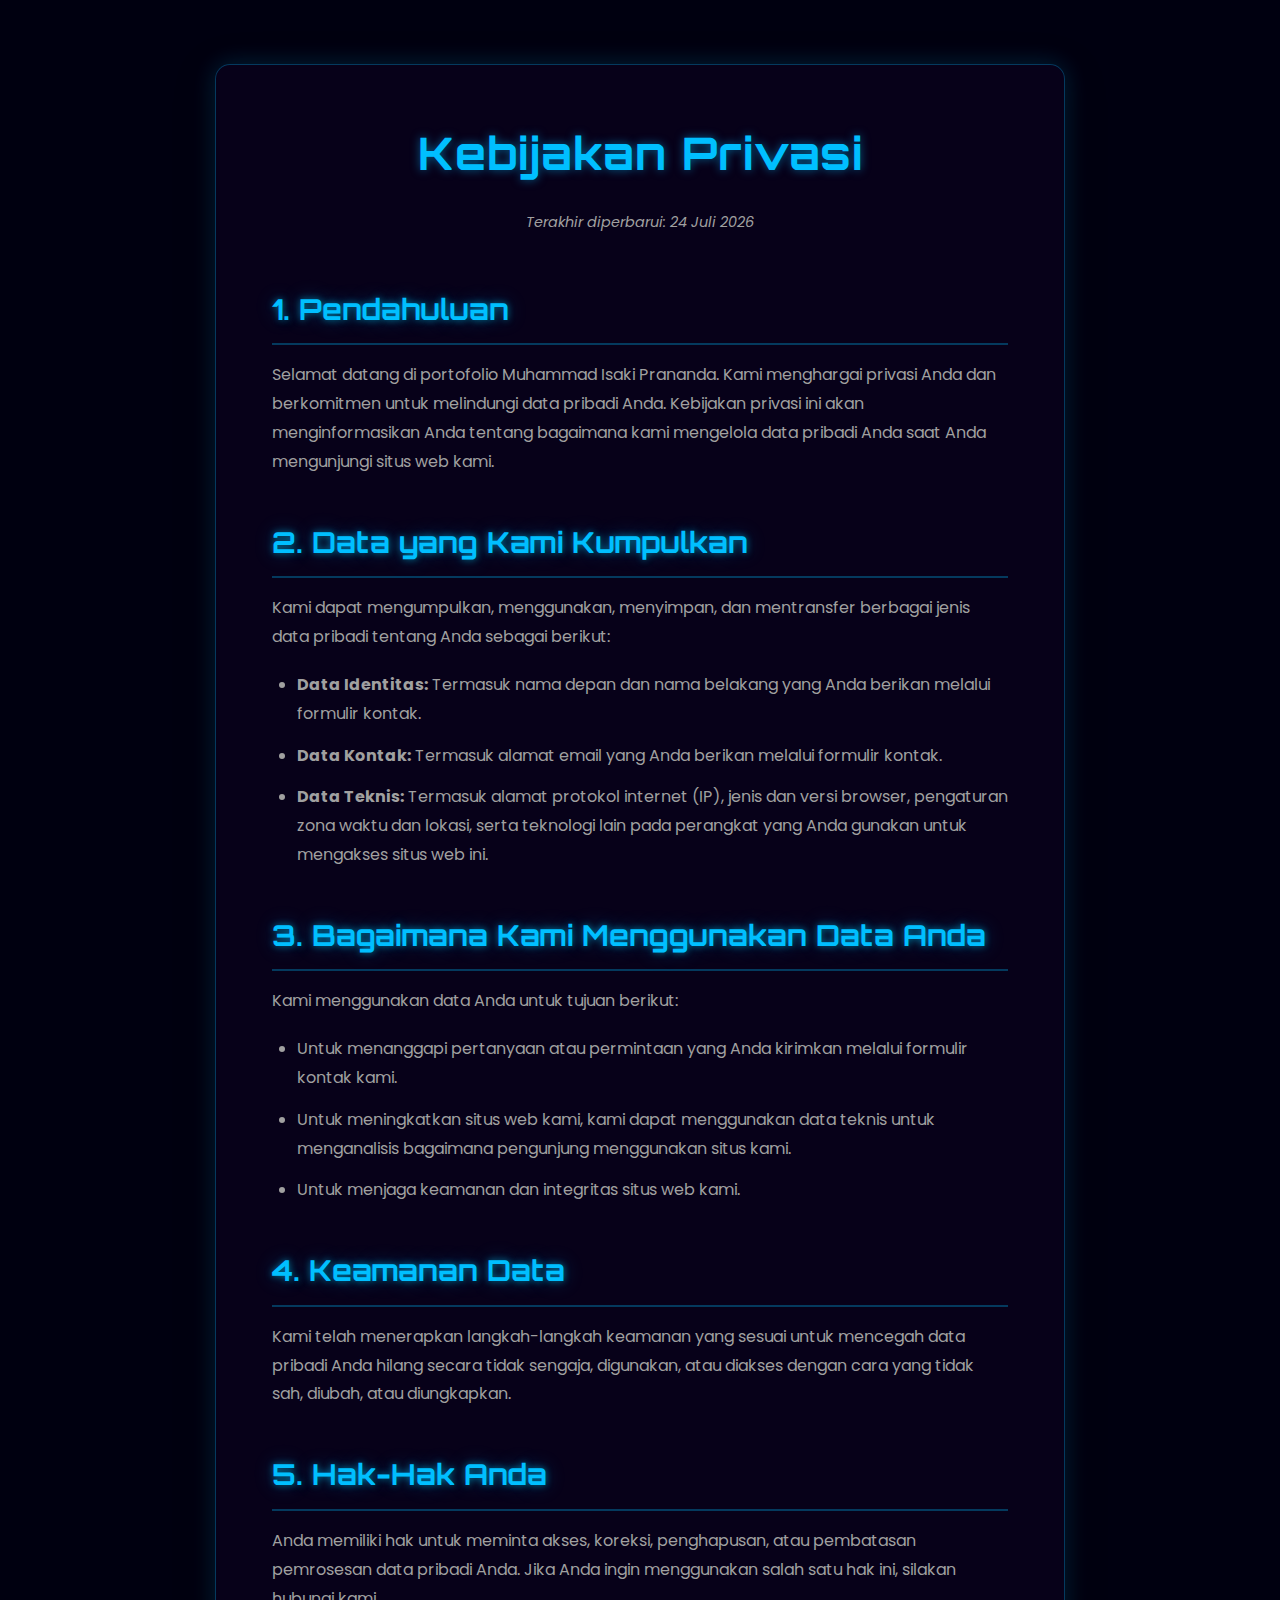
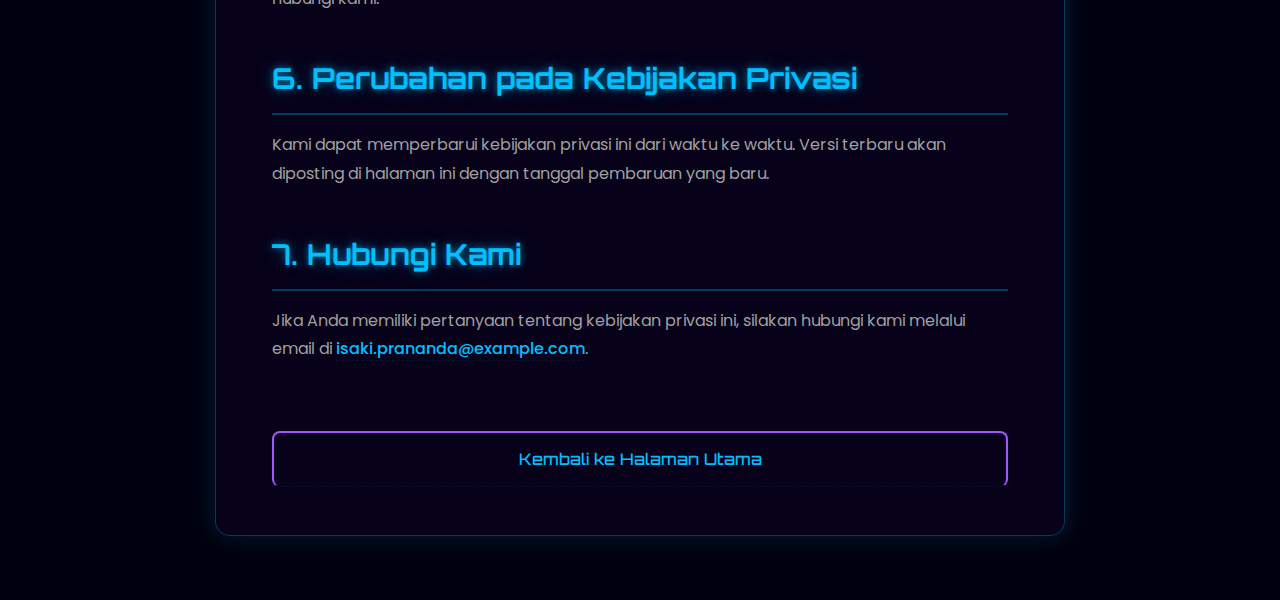
<file: kebijakan-privasi.html>
<!DOCTYPE html>
<html lang="id">
<head>
  <meta charset="UTF-8">
  <meta name="viewport" content="width=device-width, initial-scale=1.0">
  <title>Kebijakan Privasi | Muhammad Isaki Prananda</title>
  
  <!-- Main CSS & Themes -->
  <link rel="stylesheet" href="css/style.css">
  <link rel="stylesheet" href="css/themes.css">
  <!-- Specific CSS for Legal Pages -->
  <link rel="stylesheet" href="css/legal.css">
</head>
<body>
  <div class="legal-container">
    <h1>Kebijakan Privasi</h1>
    <p class="last-updated">Terakhir diperbarui: <span id="last-updated"></span></p>

    <h2>1. Pendahuluan</h2>
    <p>Selamat datang di portofolio Muhammad Isaki Prananda. Kami menghargai privasi Anda dan berkomitmen untuk melindungi data pribadi Anda. Kebijakan privasi ini akan menginformasikan Anda tentang bagaimana kami mengelola data pribadi Anda saat Anda mengunjungi situs web kami.</p>

    <h2>2. Data yang Kami Kumpulkan</h2>
    <p>Kami dapat mengumpulkan, menggunakan, menyimpan, dan mentransfer berbagai jenis data pribadi tentang Anda sebagai berikut:</p>
    <ul>
        <li><strong>Data Identitas:</strong> Termasuk nama depan dan nama belakang yang Anda berikan melalui formulir kontak.</li>
        <li><strong>Data Kontak:</strong> Termasuk alamat email yang Anda berikan melalui formulir kontak.</li>
        <li><strong>Data Teknis:</strong> Termasuk alamat protokol internet (IP), jenis dan versi browser, pengaturan zona waktu dan lokasi, serta teknologi lain pada perangkat yang Anda gunakan untuk mengakses situs web ini.</li>
    </ul>

    <h2>3. Bagaimana Kami Menggunakan Data Anda</h2>
    <p>Kami menggunakan data Anda untuk tujuan berikut:</p>
    <ul>
        <li>Untuk menanggapi pertanyaan atau permintaan yang Anda kirimkan melalui formulir kontak kami.</li>
        <li>Untuk meningkatkan situs web kami, kami dapat menggunakan data teknis untuk menganalisis bagaimana pengunjung menggunakan situs kami.</li>
        <li>Untuk menjaga keamanan dan integritas situs web kami.</li>
    </ul>

    <h2>4. Keamanan Data</h2>
    <p>Kami telah menerapkan langkah-langkah keamanan yang sesuai untuk mencegah data pribadi Anda hilang secara tidak sengaja, digunakan, atau diakses dengan cara yang tidak sah, diubah, atau diungkapkan.</p>

    <h2>5. Hak-Hak Anda</h2>
    <p>Anda memiliki hak untuk meminta akses, koreksi, penghapusan, atau pembatasan pemrosesan data pribadi Anda. Jika Anda ingin menggunakan salah satu hak ini, silakan hubungi kami.</p>

    <h2>6. Perubahan pada Kebijakan Privasi</h2>
    <p>Kami dapat memperbarui kebijakan privasi ini dari waktu ke waktu. Versi terbaru akan diposting di halaman ini dengan tanggal pembaruan yang baru.</p>

    <h2>7. Hubungi Kami</h2>
    <p>Jika Anda memiliki pertanyaan tentang kebijakan privasi ini, silakan hubungi kami melalui email di <a href="mailto:isaki.prananda@example.com">isaki.prananda@example.com</a>.</p>

    <a href="index.html" class="back-to-home">Kembali ke Halaman Utama</a>
  </div>

  <!-- Theme switcher script to maintain theme consistency -->
  <script src="js/theme-switcher.js"></script>
  <script>
    // Set last updated date dynamically
    document.getElementById('last-updated').textContent = new Date().toLocaleDateString('id-ID', {
        year: 'numeric',
        month: 'long',
        day: 'numeric'
    });
  </script>
</body>
</html>
</file>
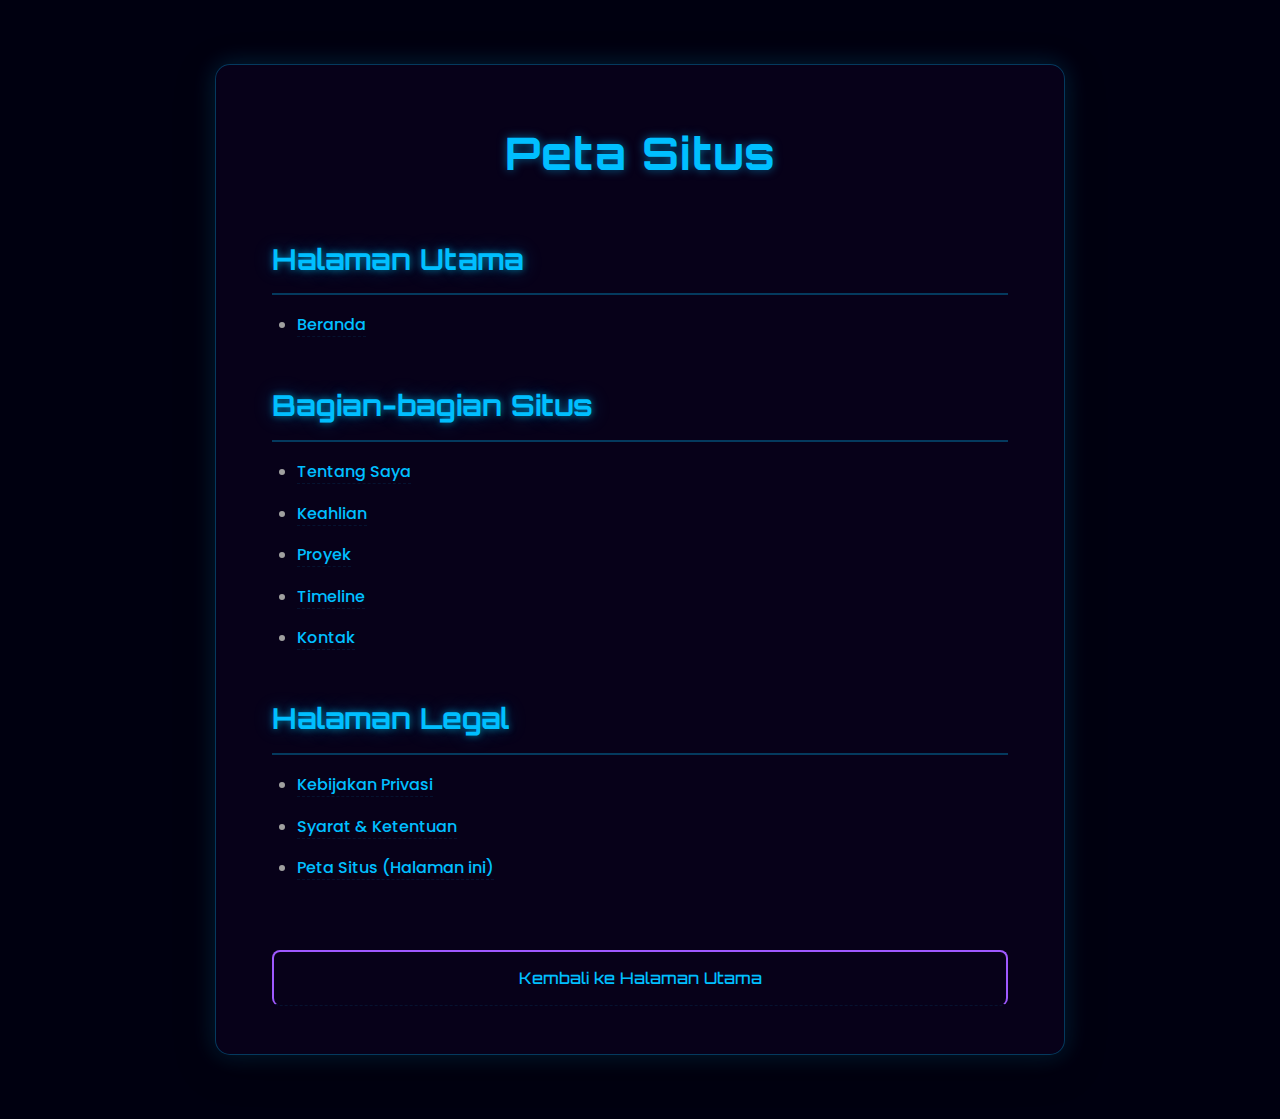
<file: peta-situs.html>
<!DOCTYPE html>
<html lang="id">
<head>
  <meta charset="UTF-8">
  <meta name="viewport" content="width=device-width, initial-scale=1.0">
  <title>Peta Situs | Muhammad Isaki Prananda</title>

  <!-- Main CSS & Themes -->
  <link rel="stylesheet" href="css/style.css">
  <link rel="stylesheet" href="css/themes.css">
  <!-- Specific CSS for Legal Pages -->
  <link rel="stylesheet" href="css/legal.css">
</head>
<body>
  <div class="legal-container">
    <h1>Peta Situs</h1>

    <h2>Halaman Utama</h2>
    <ul>
        <li><a href="index.html">Beranda</a></li>
    </ul>

    <h2>Bagian-bagian Situs</h2>
    <ul>
        <li><a href="index.html#about">Tentang Saya</a></li>
        <li><a href="index.html#skills">Keahlian</a></li>
        <li><a href="index.html#projects">Proyek</a></li>
        <li><a href="index.html#timeline">Timeline</a></li>
        <li><a href="index.html#contact">Kontak</a></li>
    </ul>

    <h2>Halaman Legal</h2>
    <ul>
        <li><a href="kebijakan-privasi.html">Kebijakan Privasi</a></li>
        <li><a href="syarat-ketentuan.html">Syarat & Ketentuan</a></li>
        <li><a href="peta-situs.html">Peta Situs (Halaman ini)</a></li>
    </ul>

    <a href="index.html" class="back-to-home">Kembali ke Halaman Utama</a>
  </div>

  <!-- Theme switcher script to maintain theme consistency -->
  <script src="js/theme-switcher.js"></script>
</body>
</html>
</file>
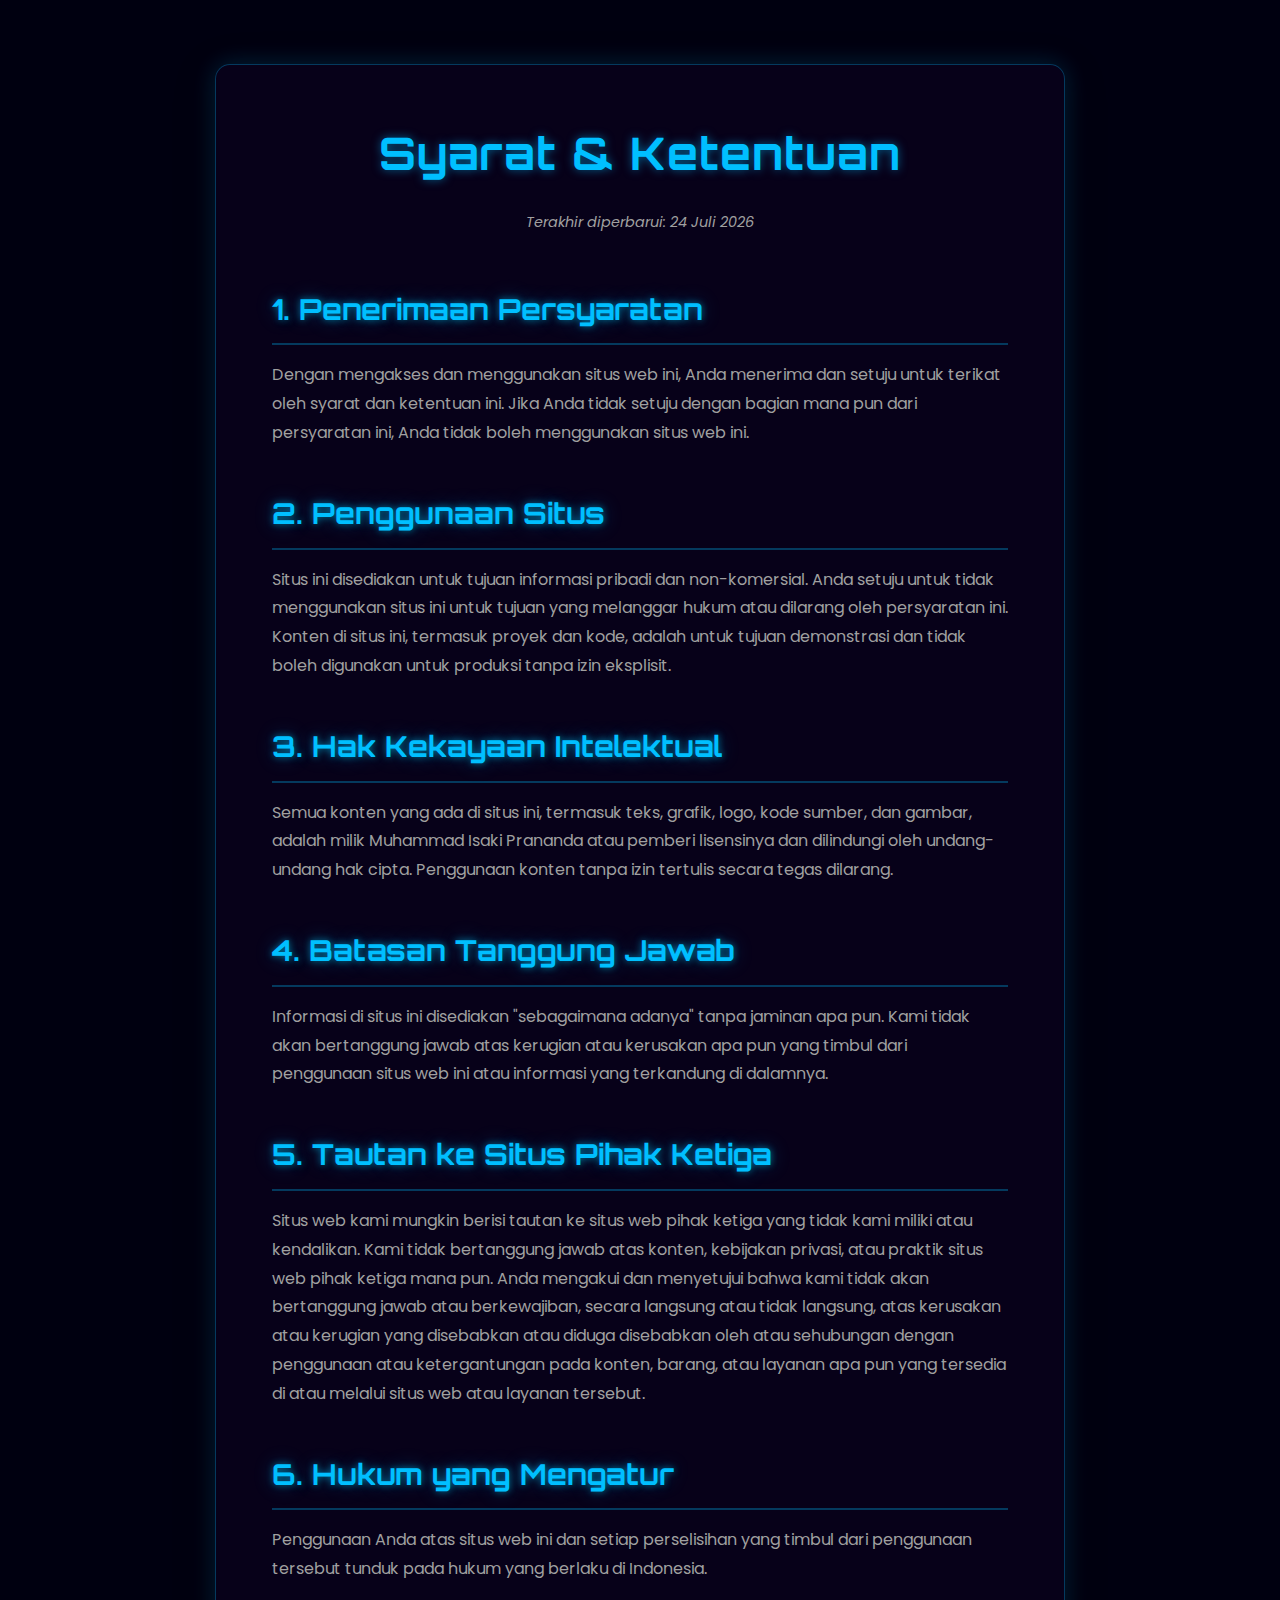
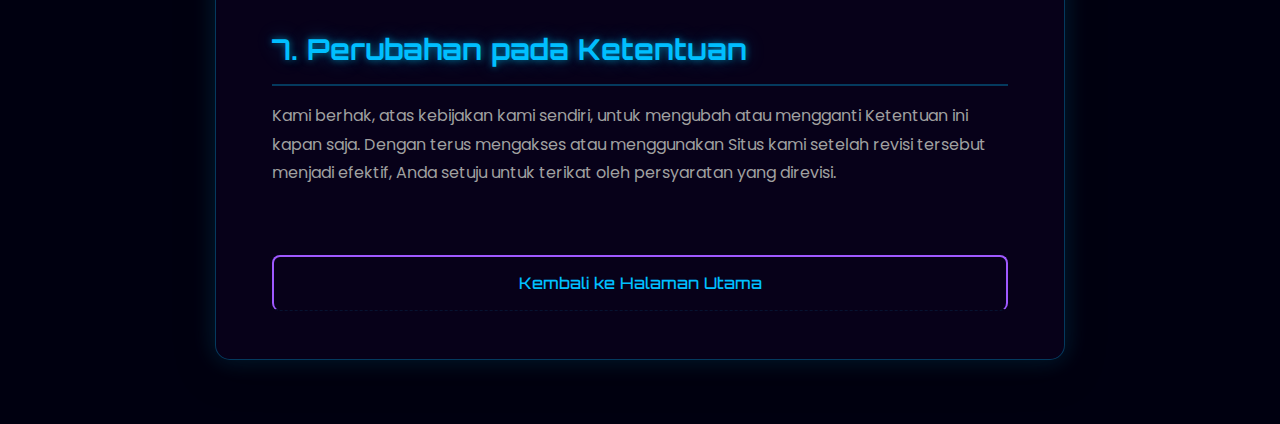
<file: syarat-ketentuan.html>
<!DOCTYPE html>
<html lang="id">
<head>
  <meta charset="UTF-8">
  <meta name="viewport" content="width=device-width, initial-scale=1.0">
  <title>Syarat & Ketentuan | Muhammad Isaki Prananda</title>

  <!-- Main CSS & Themes -->
  <link rel="stylesheet" href="css/style.css">
  <link rel="stylesheet" href="css/themes.css">
  <!-- Specific CSS for Legal Pages -->
  <link rel="stylesheet" href="css/legal.css">
</head>
<body>
  <div class="legal-container">
    <h1>Syarat & Ketentuan</h1>
    <p class="last-updated">Terakhir diperbarui: <span id="last-updated"></span></p>

    <h2>1. Penerimaan Persyaratan</h2>
    <p>Dengan mengakses dan menggunakan situs web ini, Anda menerima dan setuju untuk terikat oleh syarat dan ketentuan ini. Jika Anda tidak setuju dengan bagian mana pun dari persyaratan ini, Anda tidak boleh menggunakan situs web ini.</p>

    <h2>2. Penggunaan Situs</h2>
    <p>Situs ini disediakan untuk tujuan informasi pribadi dan non-komersial. Anda setuju untuk tidak menggunakan situs ini untuk tujuan yang melanggar hukum atau dilarang oleh persyaratan ini. Konten di situs ini, termasuk proyek dan kode, adalah untuk tujuan demonstrasi dan tidak boleh digunakan untuk produksi tanpa izin eksplisit.</p>

    <h2>3. Hak Kekayaan Intelektual</h2>
    <p>Semua konten yang ada di situs ini, termasuk teks, grafik, logo, kode sumber, dan gambar, adalah milik Muhammad Isaki Prananda atau pemberi lisensinya dan dilindungi oleh undang-undang hak cipta. Penggunaan konten tanpa izin tertulis secara tegas dilarang.</p>

    <h2>4. Batasan Tanggung Jawab</h2>
    <p>Informasi di situs ini disediakan "sebagaimana adanya" tanpa jaminan apa pun. Kami tidak akan bertanggung jawab atas kerugian atau kerusakan apa pun yang timbul dari penggunaan situs web ini atau informasi yang terkandung di dalamnya.</p>

    <h2>5. Tautan ke Situs Pihak Ketiga</h2>
    <p>Situs web kami mungkin berisi tautan ke situs web pihak ketiga yang tidak kami miliki atau kendalikan. Kami tidak bertanggung jawab atas konten, kebijakan privasi, atau praktik situs web pihak ketiga mana pun. Anda mengakui dan menyetujui bahwa kami tidak akan bertanggung jawab atau berkewajiban, secara langsung atau tidak langsung, atas kerusakan atau kerugian yang disebabkan atau diduga disebabkan oleh atau sehubungan dengan penggunaan atau ketergantungan pada konten, barang, atau layanan apa pun yang tersedia di atau melalui situs web atau layanan tersebut.</p>

    <h2>6. Hukum yang Mengatur</h2>
    <p>Penggunaan Anda atas situs web ini dan setiap perselisihan yang timbul dari penggunaan tersebut tunduk pada hukum yang berlaku di Indonesia.</p>

    <h2>7. Perubahan pada Ketentuan</h2>
    <p>Kami berhak, atas kebijakan kami sendiri, untuk mengubah atau mengganti Ketentuan ini kapan saja. Dengan terus mengakses atau menggunakan Situs kami setelah revisi tersebut menjadi efektif, Anda setuju untuk terikat oleh persyaratan yang direvisi.</p>

    <a href="index.html" class="back-to-home">Kembali ke Halaman Utama</a>
  </div>

  <!-- Theme switcher script to maintain theme consistency -->
  <script src="js/theme-switcher.js"></script>
  <script>
    // Set last updated date dynamically
    document.getElementById('last-updated').textContent = new Date().toLocaleDateString('id-ID', {
        year: 'numeric',
        month: 'long',
        day: 'numeric'
    });
  </script>
</body>
</html>
</file>
<file: css/style.css>
/* css/style.css */

/* --- Import Fonts --- */
@import url('https://fonts.googleapis.com/css2?family=Poppins:wght@300;400;500;600;700&family=Orbitron:wght@400;500;700;900&display=swap');

/* --- Keyframes for Animations --- */
@keyframes move-particles {
    from { background-position: 0 0; }
    to { background-position: -10000px 5000px; }
}

@keyframes orbit-rotate {
    from { transform: rotate(0deg); }
    to { transform: rotate(360deg); }
}

@keyframes float {
    0%, 100% { transform: translateY(0px); }
    50% { transform: translateY(-20px); }
}

@keyframes pulse {
    0% { box-shadow: 0 0 5px 0px var(--primary-color); }
    50% { box-shadow: 0 0 20px 10px var(--primary-color-transparent); }
    100% { box-shadow: 0 0 5px 0px var(--primary-color); }
}
@keyframes core-pulse {
    0% { box-shadow: 0 0 15px 5px var(--primary-color); }
    50% { box-shadow: 0 0 30px 15px var(--primary-color-transparent); }
    100% { box-shadow: 0 0 5px 0px var(--primary-color); }
}

@keyframes fadeIn {
    from { opacity: 0; }
    to { opacity: 1; }
}

@keyframes slideInUp {
    from { transform: translateY(50px); opacity: 0; }
    to { transform: translateY(0); opacity: 1; }
}

@keyframes slideInLeft {
    from { transform: translateX(-100px); opacity: 0; }
    to { transform: translateX(0); opacity: 1; }
}

@keyframes slideInRight {
    from { transform: translateX(100px); opacity: 0; }
    to { transform: translateX(0); opacity: 1; }
}

@keyframes draw-line {
    from { height: 0; }
    to { height: 100%; }
}

@keyframes timeline-dot-pulse {
    0% { box-shadow: 0 0 0 0 var(--primary-color-transparent); }
    70% { box-shadow: 0 0 15px 10px rgba(0, 191, 255, 0); }
    100% { box-shadow: 0 0 0 0 var(--primary-color-transparent); }
}

@keyframes blink-caret {
    from, to { border-color: transparent; }
    50% { border-color: var(--primary-color); }
}

@keyframes blink-text {
    from, to { opacity: 1; }
    50% { opacity: 0.5; }
}

@keyframes scroll-animation {
    0% { opacity: 1; top: 8px; }
    30% { opacity: 1; top: 8px; }
    60% { opacity: 0; top: 20px; }
    100% { opacity: 0; top: 8px; }
}

@keyframes glitch {
    2%, 64% { transform: translate(2px, 0) skew(0deg); }
    4%, 60% { transform: translate(-2px, 0) skew(0deg); }
    62% { transform: translate(0, 0) skew(5deg); }
}

@keyframes glitch-top {
    2%, 64% { transform: translate(2px, -2px); }
    4%, 60% { transform: translate(-2px, 2px); }
    62% { transform: translate(13px, -1px) skew(-13deg); }
}

@keyframes glitch-bottom {
    2%, 64% { transform: translate(-2px, 0); }
    4%, 60% { transform: translate(-2px, 0); }
    62% { transform: translate(-22px, 5px) skew(21deg); }
}

@keyframes shimmer {
    0% {
        transform: translateX(-100%);
    }
    100% {
        transform: translateX(100%);
    }
}

/* --- Root Variables for Theming --- */
:root {
    --dark-bg: #000010;
    --dark-bg-gradient: linear-gradient(270deg, #0d0520, #000428, #000010);
    --primary-color: #00bfff; /* DeepSkyBlue */
    --secondary-color: #9f59ff; /* Bright Purple */
    --accent-color: #ff00ff; /* Magenta */
    --text-color: #e0e0e0;
    --text-color-darker: #a0a0a0;
    --border-color: rgba(0, 191, 255, 0.3);
    --card-bg: rgba(10, 2, 30, 0.7);
    --primary-color-transparent: rgba(0, 191, 255, 0.1);
    --primary-rgb: 0, 191, 255;
    --navbar-bg-rgb: 15, 5, 40;
    --navbar-border-rgb: 0, 191, 255;
    --font-primary: 'Poppins', sans-serif;
    --font-headings: 'Orbitron', sans-serif;
    --navbar-height: 70px;
}

/* --- Loading Screen Styles (NEW) --- */
#loading-screen {
    position: fixed;
    top: 0;
    left: 0;
    width: 100%;
    height: 100%;
    background-color: var(--dark-bg);
    z-index: 9999;
    display: flex;
    flex-direction: column;
    justify-content: center;
    align-items: center;
    transition: opacity 0.8s ease, visibility 0.8s ease;
    transition-delay: 0.5s; /* Give a little time for content to render */
}

#loading-screen.loaded {
    opacity: 0;
    visibility: hidden;
}

.loader-container {
    position: relative;
    width: 150px;
    height: 150px;
}

.loader-core {
    position: absolute;
    top: 50%;
    left: 50%;
    width: 30px;
    height: 30px;
    background-color: var(--primary-color);
    border-radius: 50%;
    transform: translate(-50%, -50%);
    animation: core-pulse 2s infinite ease-in-out;
}

.loader-orbit {
    position: absolute;
    top: 0;
    left: 0;
    width: 100%;
    height: 100%;
    border: 2px solid;
    border-radius: 50%;
    animation: orbit-rotate linear infinite;
}

.loader-orbit.orbit1 {
    border-color: var(--primary-color) transparent transparent transparent;
    animation-duration: 2s;
}
.loader-orbit.orbit2 {
    border-color: transparent var(--secondary-color) transparent transparent;
    animation-duration: 3s;
    animation-direction: reverse;
}
.loader-orbit.orbit3 {
    border-color: transparent transparent transparent var(--accent-color);
    animation-duration: 2.5s;
}

.loading-text {
    margin-top: 40px;
    font-family: var(--font-headings);
    font-size: 1.2rem;
    letter-spacing: 4px;
    color: var(--text-color-darker);
    animation: blink-text 1.5s infinite;
}

/* --- Base Styles --- */
*,
*::before,
*::after {
    box-sizing: border-box;
    margin: 0;
    padding: 0;
}

html {
    scroll-behavior: smooth;
    scrollbar-width: thin;
    scrollbar-color: var(--primary-color) var(--dark-bg);
}

body {
    font-family: var(--font-primary);
    background-color: var(--dark-bg);
    color: var(--text-color);
    overflow-x: hidden;
    position: relative;
}

h1, h2, h3, h4, h5, h6 {
    font-family: var(--font-headings);
    color: white;
    text-shadow: 0 0 7px rgba(var(--primary-rgb), 0.6), 0 0 20px rgba(var(--primary-rgb), 0.3), 1px 1px 5px rgba(0,0,0,0.5);
}

a {
    color: var(--primary-color);
    text-decoration: none;
    transition: color 0.3s ease, text-shadow 0.3s ease;
}

a:hover {
    color: var(--accent-color);
    text-shadow: 0 0 10px var(--accent-color);
}

img {
    max-width: 100%;
    height: auto;
}

.section {
    padding: 100px 5%;
    min-height: 100vh;
    border-bottom: 1px solid var(--border-color);
    opacity: 0;
    transition: opacity 1s ease-in-out;
}

.section.visible {
    opacity: 1;
}

.section-title {
    font-size: 3rem;
    text-align: center;
    margin-bottom: 60px;
    letter-spacing: 2px;
    text-transform: uppercase;
}

/* =================================================== */
/*         FUTURISTIC UI BUTTON STYLES (NEW)         */
/* =================================================== */
.btn-primary,
.btn-secondary {
    position: relative;
    display: inline-flex;
    align-items: center;
    justify-content: center;
    gap: 12px;
    padding: 15px 35px;
    font-family: var(--font-headings);
    font-size: 1rem;
    font-weight: 700;
    text-transform: uppercase;
    letter-spacing: 1.5px;
    border: 2px solid var(--primary-color);
    border-radius: 6px;
    cursor: pointer;
    overflow: hidden;
    transition: all 0.3s cubic-bezier(0.19, 1, 0.22, 1);
    z-index: 1;
}

/* Icon transition */
.btn-primary i,
.btn-secondary i {
    transition: transform 0.3s cubic-bezier(0.19, 1, 0.22, 1);
}

/* --- Primary Button (Press Down Effect) --- */
.btn-primary {
    background: linear-gradient(45deg, var(--primary-color), var(--secondary-color));
    color: white;
    text-shadow: 1px 1px 2px rgba(0,0,0,0.4);
    border: none;
    padding: 17px 37px;
    box-shadow: 0 6px 20px -5px rgba(var(--primary-rgb), 0.6),
                inset 0 -4px 10px rgba(0,0,0,0.2);
}

.btn-primary:hover {
    transform: translateY(2px) scale(0.98);
    box-shadow: 0 2px 10px -2px rgba(var(--primary-rgb), 0.5),
                inset 0 2px 8px rgba(0,0,0,0.5);
}

.btn-primary:hover i {
    transform: scale(0.9);
}

/* --- Secondary Button (Energy Charge Effect) --- */
.btn-secondary {
    background-color: transparent;
    color: var(--primary-color);
    text-shadow: 0 0 5px var(--primary-color-transparent);
}

.btn-secondary:hover {
    color: white;
    border-color: var(--secondary-color);
    transform: translateY(-5px);
    box-shadow: 0 0 15px var(--secondary-color),
                0 0 30px var(--primary-color-transparent);
    background: radial-gradient(circle, var(--primary-color-transparent) 0%, transparent 70%);
}

.btn-secondary:hover i {
    transform: scale(1.1) rotate(15deg);
}

/* ============================================= */
/*        VERTICAL NAVBAR (BARU & KEREN)       */
/* ============================================= */
.floating-navbar {
    position: fixed;
    top: 0;
    left: 0;
    height: 100vh;
    width: 85px; /* Lebar awal saat ikon saja */
    z-index: 1000;
    padding: 1.5rem 0;
    border-radius: 0;
    display: flex;
    flex-direction: column;
    align-items: center;
    gap: 1rem;
    transition: width 0.4s cubic-bezier(0.7, 0, 0.3, 1), box-shadow 0.4s ease;

    /* --- Efek Glassmorphism --- */
    background: rgba(var(--navbar-bg-rgb), 0.5); /* Latar transparan dinamis */
    backdrop-filter: blur(12px) saturate(180%);
    -webkit-backdrop-filter: blur(12px) saturate(180%); /* Untuk Safari */
    border-right: 1px solid rgba(var(--navbar-border-rgb), 0.15);
    box-shadow: 0 8px 32px 0 rgba(0, 0, 0, 0.2);
}

.floating-navbar:hover {
    width: 250px; /* Lebar saat di-hover untuk menampilkan teks */
    box-shadow: 0 10px 40px rgba(0, 0, 0, 0.3), 0 0 25px rgba(var(--primary-rgb), 0.4);
}

.navbar-links {
    display: flex;
    flex-direction: column;
    width: 100%;
    list-style: none;
    margin: 0;
    padding: 0;
    gap: 0.5rem;
}

.nav-link {
    display: flex;
    align-items: center;
    gap: 1.5rem;
    width: 100%;
    padding: 1rem 1.75rem; /* Padding disesuaikan untuk vertikal */
    color: var(--text-color);
    text-decoration: none;
    font-weight: 500;
    font-size: 0.95rem;
    border-radius: 0;
    position: relative;
    overflow: hidden;
    transition: color 0.3s ease, background-color 0.3s ease;
    z-index: 1;
}

.nav-link::before {
    content: '';
    position: absolute;
    top: 50%;
    left: 8px; /* Posisi indikator di kiri */
    width: 4px;
    height: 0%;
    background-color: var(--primary-color);
    border-radius: 5px;
    transition: height 0.3s cubic-bezier(0.7, 0, 0.3, 1);
    z-index: -1;
}

.nav-link i {
    font-size: 1.3rem;
    min-width: 25px; /* Agar ikon tetap sejajar */
    text-align: center;
}

.nav-link span,
.action-btn span,
.user-profile .username {
    position: relative;
    opacity: 0;
    visibility: hidden;
    transition: opacity 0.3s ease 0.1s, visibility 0.3s ease 0.1s;
    white-space: nowrap;
    font-size: 0.95rem;
    font-weight: 500;
}

.floating-navbar:hover .nav-link span,
.floating-navbar:hover .action-btn span,
.floating-navbar:hover .user-profile .username {
    opacity: 1;
    visibility: visible;
}

.user-profile .username {
    /* Properti untuk menangani teks yang panjang */
    overflow: hidden;
    text-overflow: ellipsis;
    max-width: 140px; /* Sesuaikan nilai ini jika perlu */
    display: inline-block; /* Diperlukan agar text-overflow berfungsi pada span */
    vertical-align: middle; /* Agar sejajar dengan gambar profil */
    line-height: 1; /* Menjaga agar tidak ada spasi vertikal tambahan */
}

.nav-link:hover:not(.active) {
    background-color: var(--primary-color-transparent);
    color: var(--primary-color);
}

/* --- Gaya Link Aktif --- */
.nav-link.active {
    color: var(--primary-color);
    font-weight: 700;
}

.nav-link.active::before {
    height: 80%;
    top: 10%;
}

.navbar-actions {
    display: flex;
    flex-direction: column;
    align-items: center;
    gap: 0.8rem;
    width: 100%;
    margin-top: auto; /* Mendorong ke bawah */
    padding-top: 1rem;
    border-top: 1px solid rgba(var(--navbar-border-rgb), 0.2);
}

.action-btn, .user-profile {
    /* Menyamakan gaya dengan .nav-link */
    background: none;
    border: none;
    color: var(--text-color);
    cursor: pointer;
    transition: all 0.3s ease;
    display: flex;
    align-items: center;
    gap: 1.5rem;
    width: 100%;
    padding: 1rem 1.75rem;
    text-decoration: none;
    border-radius: 0;
}

.action-btn i, .user-profile .profile-pic {
    font-size: 1.3rem;
    min-width: 25px;
    text-align: center;
}

.user-profile .profile-pic {
    width: 25px; /* override min-width */
    height: 25px;
    border-radius: 50%;
    object-fit: cover;
}

.action-btn:hover {
    color: var(--primary-color);
    background: var(--primary-color-transparent);
}

/* --- Navbar Responsif (Kembali ke Bawah untuk Mobile) --- */
@media (max-width: 768px) {
    .floating-navbar {
        top: auto;
        left: 50%;
        transform: translateX(-50%);
        bottom: 1rem; /* Kembali ke bawah di mobile */
        width: auto;
        height: auto;
        flex-direction: row;
        border-radius: 50px;
        padding: 0.5rem;
        border-right: 1px solid rgba(var(--navbar-border-rgb), 0.15); /* Re-add border */
    }

    .navbar-links {
        flex-direction: row;
    }

    .nav-link {
        padding: 0.8rem;
        gap: 0;
    }

    .nav-link span {
        display: none;
    }

    .nav-link::before {
        display: none; /* Sembunyikan indikator vertikal */
    }

    .nav-link.active {
        background-color: var(--primary-color);
        color: var(--dark-bg);
        border-radius: 50%;
    }

    /* Mengembalikan tombol aksi menjadi lingkaran di mobile */
    .action-btn, .user-profile {
        padding: 0.8rem;
        gap: 0;
        border-radius: 50%;
        width: auto;
        height: auto;
        justify-content: center;
    }

    .floating-navbar:hover {
        width: auto; /* Nonaktifkan pelebaran di mobile */
    }

    .navbar-actions {
        flex-direction: row;
        margin-top: 0;
        padding-top: 0;
        border-top: none;
        border-left: 1px solid rgba(var(--navbar-border-rgb), 0.2);
        padding-left: 0.5rem;
        margin-left: 0.25rem;
    }

    /* Sembunyikan semua teks di navbar mobile */
    .action-btn span,
    .user-profile {
        display: none; /* Sembunyikan profil user di mobile untuk kerapian */
    }
}

/* ============================================= */
/*      CENTERED & TIDY HOME SECTION (NEW)       */
/* ============================================= */

.home-section {
    display: flex;
    flex-direction: column;
    justify-content: center;
    align-items: center;
    text-align: center;
    padding-left: 85px; /* Account for collapsed vertical navbar */
    position: relative; /* Needed for scroll down indicator positioning */
    transition: padding-left 0.4s cubic-bezier(0.7, 0, 0.3, 1);
}

.home-center-content {
    display: flex;
    flex-direction: column;
    align-items: center;
    animation: slideInUp 1s ease-out forwards;
    max-width: 800px; /* Constrain content width for readability */
}

.profile-image {
    width: 200px;
    height: 200px;
    border-radius: 50%;
    object-fit: cover;
    border: 5px solid var(--primary-color);
    box-shadow: 0 0 30px var(--primary-color), inset 0 0 20px rgba(var(--primary-rgb), 0.2);
    margin-bottom: 2rem;
    animation: float 6s ease-in-out infinite;
}

.hero-title {
    font-size: 3.5rem;
    line-height: 1.2;
    margin-bottom: 0.5rem;
    position: relative;
}

.hero-subtitle {
    font-size: 1.8rem;
    color: var(--primary-color);
    margin-bottom: 1.5rem;
    font-family: var(--font-primary);
    font-weight: 400;
    text-shadow: 0 0 8px rgba(var(--primary-rgb), 0.8), 0 0 20px rgba(var(--primary-rgb), 0.4);
}

.hero-subtitle #typing-text {
    border-right: .15em solid var(--primary-color);
    animation: blink-caret .75s step-end infinite;
    white-space: nowrap;
}

.hero-description {
    font-size: 1.1rem;
    line-height: 1.7;
    margin-bottom: 2rem;
    color: var(--text-color-darker);
}

.hero-actions {
    display: flex;
    gap: 1.5rem;
    justify-content: center;
}

/* --- Responsive Adjustments for Centered Home --- */
@media (max-width: 768px) {
    .home-section {
        padding-left: 0; /* Remove side padding on mobile */
        padding-bottom: 100px; /* Add padding to avoid overlap with bottom navbar */
        padding-top: 50px;
    }
    .section {
        padding-top: 80px;
        padding-bottom: 80px;
    }
    .section-title {
        font-size: 2.2rem;
    }

    .profile-image {
        width: 150px;
        height: 150px;
    }

    .hero-title {
        font-size: 2.5rem;
    }

    .hero-subtitle {
        font-size: 1.3rem;
    }

    .hero-description {
        font-size: 1rem;
    }
    .hero-actions {
        flex-direction: column;
        width: 100%;
        max-width: 300px;
    }
}

/* --- Scroll Down Indicator (NEW & CORRECTED) --- */
.scroll-down-indicator {
    position: absolute;
    bottom: 30px;
    left: 50%;
    transform: translateX(-50%);
    cursor: pointer;
    z-index: 2;
    transition: opacity 0.3s ease;
}

.scroll-down-indicator:hover {
    opacity: 0.8;
}

.mouse {
    width: 28px;
    height: 48px;
    border: 2px solid var(--primary-color);
    border-radius: 15px;
    position: relative;
    box-shadow: 0 0 10px var(--primary-color-transparent);
}

.wheel {
    width: 4px;
    height: 8px;
    background-color: var(--primary-color);
    border-radius: 2px;
    position: absolute;
    top: 8px;
    left: 50%;
    transform: translateX(-50%);
    animation: scroll-animation 2s infinite;
}

/* ============================================= */
/*      ABOUT SECTION (REDESIGNED & MODERN)      */
/* ============================================= */
.about-section {
    display: flex;
    flex-direction: column;
    justify-content: center;
}

.about-container-new {
    display: flex;
    flex-direction: column;
    gap: 4rem;
    max-width: 1100px;
    margin: 0 auto;
    width: 100%;
}

.about-intro {
    display: grid;
    grid-template-columns: 1fr 2fr;
    gap: 3rem;
    align-items: center;
}

.about-image-new {
    position: relative;
    animation: slideInLeft 1s ease-out forwards;
}

.about-image-new::before {
    content: '';
    position: absolute;
    top: -15px;
    left: -15px;
    width: 100%;
    height: 100%;
    border: 3px solid var(--secondary-color);
    border-radius: 15px;
    z-index: 0;
    transition: all 0.3s ease;
}

.about-image-new img {
    width: 100%;
    border-radius: 15px;
    box-shadow: 0 15px 35px rgba(0,0,0,0.4);
    transition: transform 0.3s ease;
    position: relative;
    z-index: 1;
}

.about-image-new:hover img {
    transform: translate(8px, 8px);
}

.about-image-new:hover::before {
    transform: translate(-8px, -8px);
}

.about-text {
    animation: slideInRight 1s ease-out forwards;
}

.about-text h3 {
    font-size: 2rem;
    margin-bottom: 20px;
    color: var(--primary-color);
}

.about-details-grid {
    display: grid;
    grid-template-columns: repeat(auto-fit, minmax(280px, 1fr));
    gap: 1.5rem;
}

.detail-card {
    background: var(--card-bg);
    padding: 1.5rem;
    border-radius: 12px;
    border: 1px solid var(--border-color);
    text-align: center;
    transition: all 0.3s cubic-bezier(0.19, 1, 0.22, 1);
}

.detail-card:hover {
    transform: translateY(-10px);
    box-shadow: 0 0 25px var(--primary-color-transparent), 0 10px 30px rgba(0,0,0,0.3);
    border-color: var(--primary-color);
}

.detail-card i {
    font-size: 2.5rem;
    color: var(--primary-color);
    margin-bottom: 1rem;
    display: block;
}

.detail-card h4 {
    font-size: 1.2rem;
    margin-bottom: 5px;
    color: white;
    text-shadow: none;
}

.about-buttons {
    margin-top: 40px;
    display: flex;
    gap: 20px;
}

@media (max-width: 992px) {
    .about-intro {
        grid-template-columns: 1fr;
        text-align: center;
    }
    .about-image-new {
        max-width: 350px;
        margin: 0 auto;
    }
    .about-buttons {
        justify-content: center;
    }
    .contact-info {
        padding: 40px 30px;
    }
    .contact-form {
        padding: 40px 30px;
    }
}

@media (max-width: 768px) {
    .skills-category {
        padding: 25px;
    }
    .project-card {
        height: auto;
        min-height: 300px;
    }
    .auth-card {
        padding: 30px 25px;
    }
}

@media (max-width: 768px) {
    /* --- Timeline Responsive Adjustments --- */
    .timeline-container::after {
        left: 12px; /* Pindahkan garis utama ke kiri */
        margin-left: 0;
    }
    .timeline-item {
        width: 100%;
        padding-left: 70px; /* Beri ruang untuk garis dan titik */
        padding-right: 15px;
    }
    .timeline-item:nth-child(even) {
        left: 0; /* Semua item mulai dari kiri */
    }
    .timeline-item::after {
        left: 0; /* Posisikan semua titik di garis kiri */
    }
    .timeline-content::before {
        display: none; /* Sembunyikan konektor horizontal */
    }
    .timeline-item:nth-child(odd)::after, .timeline-item:nth-child(even)::after {
        left: 0;
    }
    .footer-container {
        grid-template-columns: 1fr;
        text-align: center;
    }
    .footer-bottom-content {
        flex-direction: column;
    }
}

/* ============================================= */
/*      SKILLS SECTION (NEW & DYNAMIC STYLE)     */
/* ============================================= */
.skills-container {
    display: grid;
    grid-template-columns: repeat(auto-fit, minmax(350px, 1fr));
    gap: 40px;
}

.skills-category {
    background: linear-gradient(145deg, rgba(10, 2, 30, 0.8), rgba(20, 5, 50, 0.7));
    padding: 30px;
    border-radius: 15px;
    border: 1px solid transparent;
    position: relative;
    overflow: hidden;
    transition: all 0.4s cubic-bezier(0.175, 0.885, 0.32, 1.275);
}

.skills-category::before {
    content: '';
    position: absolute;
    top: 0; left: 0;
    width: 100%; height: 100%;
    background: radial-gradient(circle at top left, var(--secondary-color), transparent 40%),
                radial-gradient(circle at bottom right, var(--primary-color), transparent 40%);
    opacity: 0;
    transition: opacity 0.5s ease;
    z-index: 0;
}

.skills-category:hover {
    transform: translateY(-10px) scale(1.02);
    box-shadow: 0 20px 40px rgba(0,0,0,0.4), 0 0 30px var(--secondary-color);
    border-color: var(--primary-color);
}

.skills-category:hover::before {
    opacity: 0.15;
}

.skills-category h3 {
    font-size: 1.5rem;
    margin-bottom: 25px;
    border-bottom: 2px solid var(--primary-color);
    padding-bottom: 10px;
    display: flex;
    align-items: center;
    gap: 10px;
    position: relative;
    z-index: 1;
}

.skill-item {
    margin-bottom: 20px;
    position: relative;
    z-index: 1;
}

.skill-item:last-child {
    margin-bottom: 0;
}

.skill-info {
    display: flex;
    justify-content: space-between;
    align-items: baseline;
    margin-bottom: 8px;
}

.skill-bar {
    width: 100%;
    height: 14px;
    background-color: rgba(0, 0, 0, 0.4);
    border-radius: 10px;
    overflow: hidden;
    border: 1px solid rgba(var(--primary-rgb), 0.2);
    padding: 2px;
}

.skill-level {
    height: 100%;
    background: linear-gradient(90deg, var(--secondary-color), var(--primary-color));
    border-radius: 8px;
    width: 0; /* Animated by JS */
    transition: width 1.5s cubic-bezier(0.25, 1, 0.5, 1);
    position: relative;
    overflow: hidden;
}

.skill-level::after {
    content: '';
    position: absolute;
    top: 0;
    left: 0;
    width: 100%;
    height: 100%;
    background: linear-gradient(90deg, transparent, rgba(255, 255, 255, 0.3), transparent);
    animation: shimmer 2.5s infinite linear;
}

.skills-section.visible .skill-level {
    width: var(--skill-level-width, 0); /* Custom property set by JS */
}

.subsection-title {
    text-align: center;
    font-size: 1.8rem;
    margin-bottom: 1.5rem;
    color: var(--text-color);
    font-weight: 600;
}

.skills-chart-container {
    margin-top: 4rem;
    width: 100%;
}

.charts-grid {
    display: grid;
    grid-template-columns: repeat(auto-fit, minmax(350px, 1fr));
    gap: 30px;
    width: 100%;
}

.chart-wrapper {
    position: relative;
    padding: 1.5rem;
    background: var(--card-bg);
    border-radius: 12px;
    box-shadow: 0 4px 20px rgba(0, 0, 0, 0.07);
    border: 1px solid var(--border-color);
    transition: background-color 0.3s ease, border-color 0.3s ease;
}

/* --- Projects Section --- */
.projects-container {
    display: grid;
    grid-template-columns: repeat(auto-fit, minmax(320px, 1fr));
    gap: 30px;
}

.project-card {
    background-color: transparent;
    width: 100%;
    height: 350px; /* Tinggi tetap untuk flip yang konsisten */
    perspective: 1000px; /* Membuat efek 3D */
    transition: transform 0.4s ease;
    border-radius: 15px; /* Add radius to the container */
    box-shadow: 0 10px 30px rgba(0,0,0,0.3);
}

.project-card:hover {
    transform: translateY(-15px) scale(1.03);
    box-shadow: 0 20px 40px rgba(0,0,0,0.5), 0 0 40px var(--secondary-color);
}

.project-card-inner {
    position: relative;
    width: 100%;
    height: 100%;
    text-align: center;
    transition: transform 1.2s cubic-bezier(0.175, 0.885, 0.32, 1.275);
    transform-style: preserve-3d;
    /* box-shadow and border-radius moved to parent .project-card */
}

.project-card:hover .project-card-inner {
    transform: rotateY(180deg);
}

.project-front, .project-back {
    position: absolute;
    width: 100%;
    height: 100%;
    -webkit-backface-visibility: hidden; /* Safari */
    backface-visibility: hidden;
    border-radius: 15px;
    border: 1px solid var(--border-color);
    background: var(--card-bg);
    overflow: hidden;
    display: flex;
    flex-direction: column;
}

.project-back {
    transform: rotateY(180deg);
    justify-content: center;
    align-items: center;
    padding: 25px;
}

.project-image img {
    width: 100%;
    height: 250px; /* Sesuaikan tinggi gambar */
    object-fit: cover;
}

.project-title-front {
    padding: 20px;
    text-align: left;
    flex-grow: 1;
    display: flex;
    justify-content: space-between;
    align-items: center;
}

.project-title-front h3 {
    font-size: 1.2rem;
    margin: 0;
    color: var(--text-color);
    text-shadow: none;
}

.project-tech-front {
    display: flex;
    gap: 15px;
    font-size: 1.5rem;
    color: var(--primary-color);
}

.project-content {
    flex-grow: 1;
    display: flex;
    flex-direction: column;
    justify-content: center;
    text-align: left;
}

.project-content h3 {
    font-size: 1.5rem;
    margin-bottom: 10px;
    color: var(--primary-color);
}

.project-content p {
    font-size: 0.95rem;
    color: var(--text-color-darker);
    line-height: 1.6;
    margin-bottom: 15px;
}

.project-tech {
    margin-bottom: 20px;
    display: flex;
    flex-wrap: wrap;
    gap: 10px;
}

.tech-tag {
    background: var(--primary-color-transparent);
    color: var(--primary-color);
    padding: 5px 12px;
    border-radius: 20px;
    font-size: 0.8rem;
    font-weight: 500;
    border: 1px solid var(--primary-color);
}

.project-links {
    display: flex;
    gap: 15px;
    margin-top: auto;
}

.btn-small {
    padding: 8px 20px;
    background: transparent;
    border: 1px solid var(--secondary-color);
    color: var(--secondary-color);
    border-radius: 5px;
    transition: all 0.3s ease;
}

.btn-small:hover {
    background: var(--secondary-color);
    color: white;
    box-shadow: 0 0 10px var(--secondary-color);
}

.btn-small.disabled {
    background: #555;
    color: #999;
    border-color: #555;
    cursor: not-allowed;
    pointer-events: none;
}

.section-footer {
    text-align: center;
    margin-top: 50px;
}


/* --- Timeline Section --- */
.timeline-container {
    position: relative;
    max-width: 900px; /* Sedikit lebih lebar untuk ruang napas */
    margin: 0 auto;
}
.timeline-container::after {
    content: '';
    position: absolute;
    width: 3px; /* Garis lebih tipis dan modern */
    background: linear-gradient(to bottom, var(--primary-color), var(--secondary-color), transparent);
    top: 0;
    bottom: 0;
    left: 50%;
    margin-left: -1.5px;
    z-index: 0; /* Di belakang konten */
    animation: draw-line 2s cubic-bezier(0.25, 1, 0.5, 1) forwards;
    animation-play-state: paused;
}
.timeline-section.visible .timeline-container::after {
    animation-play-state: running;
}
.timeline-item {
    padding: 10px 50px; /* Padding horizontal lebih besar */
    position: relative;
    background-color: inherit;
    width: 50%;
}
.timeline-item:nth-child(odd) {
    left: 0;
    animation: slideInLeft 1s ease-out forwards;
}
.timeline-item:nth-child(even) {
    left: 50%;
    animation: slideInRight 1s ease-out forwards;
}
/* Titik pada garis waktu */
.timeline-item::after {
    content: '';
    position: absolute;
    width: 24px; /* Titik lebih besar */
    height: 24px;
    background-color: var(--dark-bg);
    border: 4px solid var(--primary-color);
    border-radius: 50%;
    top: 32px; /* Disesuaikan posisinya */
    z-index: 2; /* Di atas garis, di bawah konten */
    transition: all 0.3s ease;
}
.timeline-section.visible .timeline-item::after {
    animation: timeline-dot-pulse 2s infinite 1s;
}
.timeline-item:hover::after {
    background-color: var(--primary-color);
    box-shadow: 0 0 20px var(--primary-color);
    transform: scale(1.2);
}
.timeline-item:nth-child(odd)::after {
    right: -12px; /* Disesuaikan untuk ukuran baru */
}
.timeline-item:nth-child(even)::after {
    left: -12px; /* Disesuaikan untuk ukuran baru */
}
/* Kotak konten */
.timeline-content {
    padding: 25px 30px; /* Padding lebih lega */
    background: var(--card-bg);
    border-radius: 12px; /* Sudut lebih bulat */
    position: relative;
    border: 1px solid var(--border-color); /* Border penuh, bukan hanya kiri */
    transition: all 0.4s ease;
}
/* Garis konektor horizontal (BARU) */
.timeline-content::before {
    content: '';
    position: absolute;
    top: 38px; /* Sejajar dengan titik */
    width: 20px;
    height: 2px;
    background-color: var(--border-color);
    z-index: 1;
}
.timeline-item:nth-child(odd) .timeline-content::before {
    right: -20px;
}
.timeline-item:nth-child(even) .timeline-content::before {
    left: -20px;
}
.timeline-item:hover .timeline-content {
    transform: translateY(-8px) scale(1.01);
    box-shadow: 0 15px 35px rgba(0,0,0,0.5), 0 0 25px var(--secondary-color);
    border-color: var(--secondary-color);
}
.timeline-date {
    /* Memindahkan tanggal ke dalam kartu */
    position: static;
    display: inline-block;
    background-color: var(--primary-color-transparent);
    padding: 5px 12px;
    border-radius: 20px;
    font-size: 0.85rem;
    font-weight: 700;
    color: var(--secondary-color);
    font-family: var(--font-headings);
    margin-bottom: 15px;
}
.timeline-item:nth-child(odd) .timeline-date {
    right: auto; /* Menghapus posisi absolut lama */
}
.timeline-item:nth-child(even) .timeline-date {
    left: auto; /* Menghapus posisi absolut lama */
}
.timeline-content h3 {
    display: flex;
    align-items: center;
    gap: 15px;
    margin-bottom: 10px;
    color: var(--primary-color);
    font-size: 1.4rem;
}
.timeline-content p {
    padding-left: 0; /* Menghapus padding lama */
    color: var(--text-color-darker);
    line-height: 1.7;
}

/* --- Contact Section --- */
.contact-container {
    display: grid;
    grid-template-columns: 1fr 1.5fr; /* Info di kiri, form di kanan */
    gap: 0; /* Hilangkan gap, pemisah menggunakan border */
    background: var(--card-bg);
    border-radius: 20px;
    border: 1px solid var(--border-color);
    overflow: hidden; /* Agar border-radius tetap terjaga */
    box-shadow: 0 10px 40px rgba(0,0,0,0.3);
}

.contact-info {
    padding: 50px;
    border-right: 1px solid var(--border-color);
    display: flex;
    flex-direction: column;
}

.contact-form {
    padding: 50px;
}

.contact-info h3, .contact-form h3 {
    font-size: 2rem;
    margin-bottom: 30px;
    color: white;
}

.info-item {
    display: flex;
    align-items: flex-start;
    gap: 20px;
    margin-bottom: 25px;
}

.info-item i {
    font-size: 1.8rem;
    color: var(--primary-color);
    margin-top: 5px;
    min-width: 25px;
}

.info-item h4 {
    font-size: 1.2rem;
    margin-bottom: 5px;
}

.info-item p {
    color: var(--text-color-darker);
}

.social-links {
    margin-top: auto; /* Mendorong ke bawah */
    padding-top: 20px;
}

.social-icon {
    font-size: 1.8rem;
    margin-right: 20px;
    color: var(--text-color-darker);
    position: relative;
    display: inline-block;
    transition: color 0.3s ease, transform 0.3s ease;
}

.social-icon:hover {
    color: var(--primary-color);
    transform: translateY(-5px);
}

.form-group {
    position: relative;
    margin-bottom: 35px;
}

.form-input {
    width: 100%;
    padding: 12px 0;
    background-color: transparent;
    border: none;
    border-bottom: 2px solid var(--border-color);
    color: var(--text-color);
    font-family: var(--font-primary);
    font-size: 1rem;
    transition: all 0.3s ease;
}

.form-input:focus {
    outline: none;
    border-bottom-color: var(--primary-color);
}

.form-label {
    position: absolute;
    top: 12px;
    left: 0;
    color: var(--text-color-darker);
    pointer-events: none;
    transition: all 0.3s ease;
}

/* Floating Label Effect */
.form-input:focus + .form-label,
.form-input:not(:placeholder-shown) + .form-label {
    top: -20px;
    font-size: 0.85rem;
    color: var(--primary-color);
}

.contact-form button[type="submit"] {
    width: 100%;
    margin-top: 10px;
}

@media (max-width: 992px) {
    .contact-container {
        grid-template-columns: 1fr;
    }
    .contact-info {
        border-right: none;
        border-bottom: 1px solid var(--border-color);
    }
}

/* --- Modal Styles --- */
.modal {
    position: fixed;
    z-index: 2000;
    left: 0;
    top: 0;
    width: 100%;
    height: 100%;
    display: flex;
    justify-content: center;
    align-items: center;
    opacity: 0;
    visibility: hidden;
    transition: opacity 0.4s ease, visibility 0.4s ease;
    
    /* New glassmorphism background */
    background-color: rgba(var(--navbar-bg-rgb), 0.5);
    backdrop-filter: blur(10px) saturate(150%);
    -webkit-backdrop-filter: blur(10px) saturate(150%);
}

.modal {
    opacity: 1;
    visibility: visible;
}

.modal-content {
    width: 90%;
    max-width: 450px;
    position: relative;
    border-radius: 20px;
    transform: translateY(20px) scale(0.95);
    transition: transform 0.4s cubic-bezier(0.19, 1, 0.22, 1);
}

.modal:not(.hidden) .modal-content {
    transform: translateY(0) scale(1);
}

.auth-card {
    position: relative;
    z-index: 1;
    background: var(--card-bg);
    padding: 40px 50px;
    border-radius: 20px; /* Match parent .modal-content */
    border: 2px solid var(--primary-color);
    box-shadow: 0 0 25px rgba(var(--primary-rgb), 0.4);
    /* New subtle background pattern */
    background-image: 
        linear-gradient(rgba(var(--primary-rgb), 0.05) 1px, transparent 1px),
        linear-gradient(to right, rgba(var(--primary-rgb), 0.05) 1px, transparent 1px);
    background-size: 20px 20px;
    background-color: var(--card-bg); /* Fallback */
}

.close-modal {
    position: absolute;
    top: 18px;
    right: 22px;
    font-size: 1.5rem;
    width: 35px;
    height: 35px;
    display: flex;
    justify-content: center;
    align-items: center;
    background: rgba(255,255,255,0.1);
    border-radius: 50%;
    color: var(--text-color);
    cursor: pointer;
    transition: all 0.3s ease;
    z-index: 2;
}

.close-modal:hover {
    color: var(--primary-color);
    transform: rotate(90deg);
}

.auth-card h2 {
    text-align: center;
    margin-bottom: 30px;
    font-size: 2rem;
    text-transform: uppercase;
    font-weight: 700;
    color: white;
    text-shadow: 0 0 10px rgba(var(--primary-rgb), 0.5);
}

.auth-card .form-group {
    position: relative;
    margin-bottom: 25px;
}

.auth-card .form-group i {
    position: absolute;
    left: 15px;
    top: 50%;
    transform: translateY(-50%);
    color: var(--text-color-darker);
    transition: color 0.3s ease;
}

.auth-card .form-group input {
    width: 100%;
    padding: 15px 15px 15px 45px; /* Make space for icon */
    background: rgba(0,0,0,0.3);
    border: none;
    border-bottom: 2px solid var(--border-color);
    border-radius: 0;
    color: var(--text-color);
    font-family: var(--font-primary);
    font-size: 1rem;
    transition: all 0.3s ease;
}

.auth-card .form-group input:focus {
    outline: none;
    border-bottom-color: var(--primary-color);
    background: rgba(var(--primary-rgb), 0.1);
    box-shadow: 0 5px 15px -5px rgba(var(--primary-rgb), 0.5);
}

.auth-card .form-group input:focus ~ i {
    color: var(--primary-color);
}

.auth-card button[type="submit"] {
    width: 100%;
    margin-top: 10px;
    letter-spacing: 2px;
    margin-bottom: 20px;
}

.form-group-agree {
    display: flex;
    align-items: flex-start;
    gap: 12px;
    margin-bottom: 25px;
    font-size: 0.8rem;
    color: var(--text-color-darker);
}

.form-group-agree input[type="checkbox"] {
    margin-top: 2px;
    accent-color: var(--primary-color);
    width: 14px;
    height: 14px;
    flex-shrink: 0;
}

.form-group-agree label {
    line-height: 1.5;
}

.form-group-agree a {
    text-decoration: underline;
}

.auth-links {
    text-align: center;
    font-size: 0.9rem;
    color: var(--text-color-darker);
}

.auth-links a {
    color: var(--primary-color);
    font-weight: 600;
}

.auth-links a:hover {
    color: var(--primary-color);
    text-decoration: underline;
}

.auth-links span {
    display: block;
    margin-top: 15px;
}

.social-login-divider {
    display: flex;
    align-items: center;
    text-align: center;
    margin: 30px 0;
    color: var(--text-color-darker);
    font-size: 0.8rem;
    font-weight: 600;
    letter-spacing: 1px;
}

.social-login-divider::before,
.social-login-divider::after {
    content: '';
    flex: 1;
    border-bottom: 1px solid var(--border-color);
}

.social-login-divider:not(:empty)::before {
    margin-right: .5em;
}

.social-login-divider:not(:empty)::after {
    margin-left: .5em;
}

.social-login-buttons {
    display: flex;
    gap: 15px;
}

.social-btn {
    flex: 1;
    padding: 12px;
    border-radius: 6px;
    border: 1px solid var(--border-color);
    background: rgba(255,255,255,0.05);
    color: var(--text-color);
    font-family: var(--font-primary);
    font-weight: 500;
    cursor: pointer;
    transition: all 0.3s ease;
    display: flex;
    align-items: center;
    justify-content: center;
    gap: 10px;
}

.social-btn:hover {
    border-color: var(--primary-color);
    color: var(--primary-color);
    background: var(--primary-color-transparent);
}

.social-btn.google:hover {
    border-color: #db4437;
    color: #db4437;
    background: rgba(219, 68, 55, 0.1);
}

.social-btn.github:hover {
    border-color: #ffffff;
    color: #ffffff;
    background: rgba(255, 255, 255, 0.1);
}

/* --- AI Chatbot --- */
.chatbot-toggle {
    position: fixed;
    bottom: 30px;
    right: 30px;
    width: 60px;
    height: 60px;
    background: var(--primary-color);
    color: var(--dark-bg);
    border: none;
    border-radius: 50%;
    font-size: 1.8rem;
    display: flex;
    justify-content: center;
    align-items: center;
    cursor: pointer;
    box-shadow: 0 0 20px var(--primary-color);
    z-index: 998;
    animation: pulse 2s infinite;
}
.chatbot-container {
    position: fixed;
    bottom: 100px;
    right: 30px;
    width: 350px;
    max-width: 90vw;
    background: var(--card-bg);
    border-radius: 15px;
    border: 1px solid var(--border-color);
    box-shadow: 0 10px 30px rgba(0,0,0,0.5);
    z-index: 999;
    display: flex;
    flex-direction: column;
    transform: translateY(20px) scale(0.95);
    opacity: 0;
    visibility: hidden;
    transition: all 0.4s ease;
}
.chatbot-container.active {
    transform: translateY(0) scale(1);
    opacity: 1;
    visibility: visible;
}
.chatbot-header {
    display: flex;
    justify-content: space-between;
    align-items: center;
    padding: 15px 20px;
    background: rgba(0,0,0,0.2);
    border-bottom: 1px solid var(--border-color);
}
.chatbot-header h3 {
    font-size: 1.2rem;
    text-shadow: none;
}
#minimize-chatbot {
    background: none;
    border: none;
    color: var(--text-color);
    font-size: 1.2rem;
    cursor: pointer;
}
.chatbot-messages {
    flex-grow: 1;
    height: 300px;
    padding: 20px;
    overflow-y: auto;
}
.chatbot-message {
    margin-bottom: 15px;
    display: flex;
}
.chatbot-message p {
    padding: 10px 15px;
    border-radius: 20px;
    max-width: 80%;
    line-height: 1.5;
}
.chatbot-message.bot p {
    background: var(--primary-color-transparent);
    border: 1px solid var(--primary-color);
    color: var(--text-color);
    border-top-left-radius: 5px;
}
.chatbot-message.user {
    justify-content: flex-end;
}
.chatbot-message.user p {
    background: var(--secondary-color);
    color: white;
    border-top-right-radius: 5px;
}
.chatbot-input {
    display: flex;
    padding: 15px;
    border-top: 1px solid var(--border-color);
}
#chatbot-input {
    flex-grow: 1;
    background: none;
    border: 1px solid var(--border-color);
    border-radius: 20px;
    padding: 10px 15px;
    color: var(--text-color);
}
#chatbot-input:focus {
    outline: none;
    border-color: var(--primary-color);
}
#send-message {
    background: var(--primary-color);
    color: var(--dark-bg);
    border: none;
    border-radius: 50%;
    width: 40px;
    height: 40px;
    margin-left: 10px;
    cursor: pointer;
    font-size: 1.2rem;
    transition: transform 0.2s ease;
}
#send-message:hover {
    transform: scale(1.1);
}

/* --- Footer --- */
.footer {
    background: var(--card-bg);
    padding: 70px 5% 20px;
    border-top: 1px solid var(--border-color);
}
.footer-container {
    display: grid;
    grid-template-columns: repeat(auto-fit, minmax(250px, 1fr));
    gap: 40px;
    margin-bottom: 50px;
}
.footer-section h3 {
    font-size: 1.3rem;
    margin-bottom: 20px;
    color: var(--primary-color);
}
.footer-section p {
    color: var(--text-color-darker);
    line-height: 1.7;
}
.footer-social {
    margin-top: 20px;
}
.footer-social a {
    margin-right: 15px;
    font-size: 1.5rem;
    color: var(--text-color-darker);
}
.footer-section ul {
    list-style: none;
}
.footer-section .contact-list li {
    display: flex;
    align-items: center;
    gap: 15px;
    color: var(--text-color-darker);
}

.footer-section ul li {
    margin-bottom: 12px;
}
.footer-section ul li a {
    color: var(--text-color-darker);
    position: relative;
    padding-bottom: 5px;
    display: inline-block;
    transition: color 0.3s ease, transform 0.3s ease;
}

.footer-section ul li a::after {
    content: '';
    position: absolute;
    width: 100%;
    transform: scaleX(0);
    height: 2px;
    bottom: 0;
    left: 0;
    background-color: var(--primary-color);
    transform-origin: bottom center;
    transition: transform 0.4s cubic-bezier(0.19, 1, 0.22, 1);
}

.footer-section ul li a:hover {
    color: var(--primary-color);
    transform: translateY(-2px);
}

.footer-section ul li a:hover::after {
    transform: scaleX(1);
}

.footer-section .contact-list li i {
    color: var(--primary-color);
    width: 20px;
    text-align: center;
}

.time-divider {
    height: 1px !important;
    background-color: var(--border-color) !important;
    margin: 15px 0 !important;
    padding: 0 !important;
    gap: 0 !important;
    flex-basis: 100%;
    list-style-type: none;
}

.time-zone-item span:first-of-type {
    font-weight: 600;
    color: var(--text-color);
}

.time-display {
    font-family: var(--font-headings);
    font-weight: 700;
    color: var(--text-color);
    background-color: var(--primary-color-transparent);
    padding: 3px 8px;
    border-radius: 5px;
    letter-spacing: 1px;
    margin-left: auto;
}

.footer-map iframe {
    border-radius: 10px;
}

.footer-bottom {
    border-top: 1px solid var(--border-color);
    padding-top: 20px;
}
.footer-bottom-content {
    display: flex;
    justify-content: space-between;
    align-items: center;
    flex-wrap: wrap;
    gap: 20px;
    color: var(--text-color-darker);
    font-size: 0.9rem;
}
.footer-legal a {
    margin: 0 10px;
    color: var(--text-color-darker);
    align-items: center;
    gap: 10px;
    font-family: var(--font-headings);
}

/* --- Hidden Class --- */
.hidden {
    display: none !important;
}
</file>
<file: css/themes.css>
/* css/themes.css */

/* Light Theme Variables */
[data-theme='light'] {
    --dark-bg: #f4f7fc;
    --dark-bg-gradient: linear-gradient(270deg, #e9eef6, #ffffff, #f0f3f8);
    --primary-color: #007bff; /* Standard Blue */
    --secondary-color: #6f42c1; /* Standard Purple */
    --accent-color: #dc3545; /* Standard Red */
    --text-color: #333333;
    --text-color-darker: #555555;
    --border-color: #d1d9e6;
    --card-bg: #ffffff;
    --primary-color-transparent: rgba(0, 123, 255, 0.1);
    --primary-rgb: 0, 123, 255;
    --navbar-bg-rgb: 255, 255, 255;
    --navbar-border-rgb: 51, 51, 51;
}

/* Light Theme Adjustments */
[data-theme='light'] body {
    animation: none; /* Turn off particle animation for light theme */
    /* New subtle grid background for light theme */
    background-image: 
        linear-gradient(var(--border-color) 1px, transparent 1px), 
        linear-gradient(to right, var(--border-color) 1px, var(--dark-bg) 1px);
    background-size: 30px 30px;
}

[data-theme='light'] body::before, 
[data-theme='light'] body::after {
    display: none; /* Remove old star pseudo-elements */
}

[data-theme='light'] h1, 
[data-theme='light'] h2, 
[data-theme='light'] h3, 
[data-theme='light'] h4, 
[data-theme='light'] h5, 
[data-theme='light'] h6 {
    color: #1a1a1a;
    text-shadow: none;
}

[data-theme='light'] .action-btn {
    color: var(--text-color-darker);
}

[data-theme='light'] .hero-subtitle {
    text-shadow: none;
}
[data-theme='light'] .btn-primary {
    box-shadow: 0 6px 20px -5px rgba(var(--primary-rgb), 0.4),
                inset 0 -2px 5px rgba(0,0,0,0.1);
}
[data-theme='light'] .btn-primary:hover {
    transform: translateY(2px) scale(0.98);
    box-shadow: 0 2px 10px -2px rgba(var(--primary-rgb), 0.3),
                inset 0 2px 8px rgba(0,0,0,0.2);
}

[data-theme='light'] .btn-secondary:hover {
    color: white;
    background-color: var(--primary-color);
    border-color: var(--primary-color);
    transform: translateY(-5px);
    box-shadow: 0 8px 20px -5px rgba(var(--primary-rgb), 0.5);
}

[data-theme='light'] .profile-image {
    box-shadow: 0 0 20px rgba(0, 123, 255, 0.4), inset 0 0 15px rgba(0, 123, 255, 0.2);
}

[data-theme='light'] .tech-stack i {
    background: #e9eef6;
    color: var(--text-color);
    border: 1px solid var(--border-color);
}
[data-theme='light'] .tech-stack i:hover {
    color: var(--accent-color);
    box-shadow: 0 0 10px rgba(220, 53, 69, 0.4);
}

[data-theme='light'] .about-image img {
    box-shadow: 0 10px 20px rgba(0,0,0,0.1);
}
[data-theme='light'] .detail-item,
[data-theme='light'] .project-card,
[data-theme='light'] .timeline-content,
[data-theme='light'] .contact-container,
[data-theme='light'] .modal-content,
[data-theme='light'] .chatbot-container,
[data-theme='light'] .footer {
    box-shadow: 0 5px 25px rgba(0, 0, 0, 0.08);
}

/* Specific bright style for skill cards in light theme */
[data-theme='light'] .skills-category {
    background: var(--card-bg);
    border: 1px solid var(--border-color);
    box-shadow: 0 5px 25px rgba(0, 0, 0, 0.08);
}

[data-theme='light'] .skills-category:hover {
    box-shadow: 0 10px 30px rgba(0, 0, 0, 0.12), 0 0 15px rgba(var(--primary-rgb), 0.2);
}
[data-theme='light'] .timeline-item:hover::after {
    box-shadow: 0 0 10px rgba(0, 123, 255, 0.5);
}
[data-theme='light'] .timeline-content::before {
    background-color: var(--border-color);
}
[data-theme='light'] .timeline-date {
    background-color: var(--primary-color-transparent);
    color: var(--primary-color);
}

[data-theme='light'] .form-label {
    color: #6c757d;
}

[data-theme='light'] .form-input {
    background-color: transparent;
    border-bottom: 2px solid #ced4da;
    color: var(--text-color);
}

[data-theme='light'] .form-input:focus + .form-label {
    color: var(--primary-color);
}
[data-theme='light'] .chatbot-toggle {
    color: white;
    box-shadow: 0 0 15px rgba(0, 123, 255, 0.6);
}

[data-theme='light'] .chatbot-message.bot p {
    background-color: #e9ecef;
    border-color: #ced4da;
    color: #333;
}
[data-theme='light'] .chatbot-message.user p {
    background: var(--primary-color);
    color: white;
}
</file>
<file: css/legal.css>
/* 
    ============================================
    CSS for Legal Pages (Privacy, Terms, Sitemap)
    ============================================
*/

/* --- Base Styles --- */
body {
    font-family: var(--font-primary, 'Poppins', sans-serif);
    line-height: 1.8;
    background-color: var(--dark-bg);
    color: var(--text-color);
    display: flex;
    justify-content: center;
    align-items: flex-start; /* Align to top */
    min-height: 100vh;
    padding: 4rem 1rem;
    box-sizing: border-box;
    transition: background-color 0.3s, color 0.3s;
}

/* --- Container for the content --- */
.legal-container {
    max-width: 850px;
    width: 100%;
    margin: 0 auto;
    padding: 3rem 3.5rem;
    background-color: var(--card-bg);
    border-radius: 15px;
    box-shadow: 0 10px 40px rgba(0,0,0,0.3), 0 0 25px rgba(var(--primary-rgb), 0.2);
    border: 1px solid var(--border-color);
    transition: all 0.3s ease;
}

/* --- Headings --- */
.legal-container h1 {
    font-family: var(--font-headings, 'Orbitron', sans-serif);
    color: var(--primary-color);
    margin-bottom: 1rem;
    text-align: center;
    font-size: 2.8rem;
    font-weight: 700;
    letter-spacing: 1px;
    text-shadow: 0 0 10px rgba(var(--primary-rgb), 0.5);
}

.legal-container .last-updated {
    text-align: center;
    display: block;
    margin-bottom: 3rem;
    color: var(--text-color-darker);
    font-style: italic;
    font-size: 0.9rem;
}

.legal-container h2 {
    font-family: var(--font-headings, 'Orbitron', sans-serif);
    color: var(--primary-color);
    margin-top: 2.5rem;
    margin-bottom: 1rem;
    padding-bottom: 0.5rem;
    border-bottom: 2px solid var(--border-color);
    font-size: 1.8rem;
}

.legal-container h3 {
    font-family: var(--font-headings, 'Orbitron', sans-serif);
    color: var(--text-color);
    margin-top: 2rem;
    margin-bottom: 0.8rem;
    font-size: 1.3rem;
}

/* --- Text and Links --- */
.legal-container p {
    margin-bottom: 1.2rem;
    color: var(--text-color-darker);
}

.legal-container a {
    color: var(--primary-color);
    font-weight: 500;
    text-decoration: none;
    border-bottom: 1px dashed var(--primary-color-transparent);
    transition: all 0.3s ease;
}

.legal-container a:hover {
    color: var(--accent-color);
    border-bottom-color: var(--accent-color);
    text-shadow: 0 0 8px var(--accent-color);
}

/* --- Lists --- */
.legal-container ul, .legal-container ol {
    padding-left: 25px;
    margin-bottom: 1.2rem;
    color: var(--text-color-darker);
}

.legal-container li {
    margin-bottom: 0.8rem;
}

/* --- Back Button --- */
.back-to-home {
    display: inline-block;
    margin-top: 3rem;
    text-align: center;
    width: 100%;
    font-family: var(--font-headings, 'Orbitron', sans-serif);
    font-weight: 600;
    font-size: 1rem;
    padding: 12px 25px;
    border: 2px solid var(--secondary-color);
    border-radius: 8px;
    color: var(--secondary-color);
}

.back-to-home:hover {
    background-color: var(--secondary-color);
    color: white;
    box-shadow: 0 0 15px var(--secondary-color);
    border-bottom-color: var(--secondary-color); /* Override link hover */
}

/* --- Responsive --- */
@media (max-width: 768px) {
    body {
        padding: 2rem 0.5rem;
    }
    .legal-container {
        padding: 2rem 1.5rem;
    }
    .legal-container h1 {
        font-size: 2.2rem;
    }
    .legal-container h2 {
        font-size: 1.5rem;
    }
}
</file>
